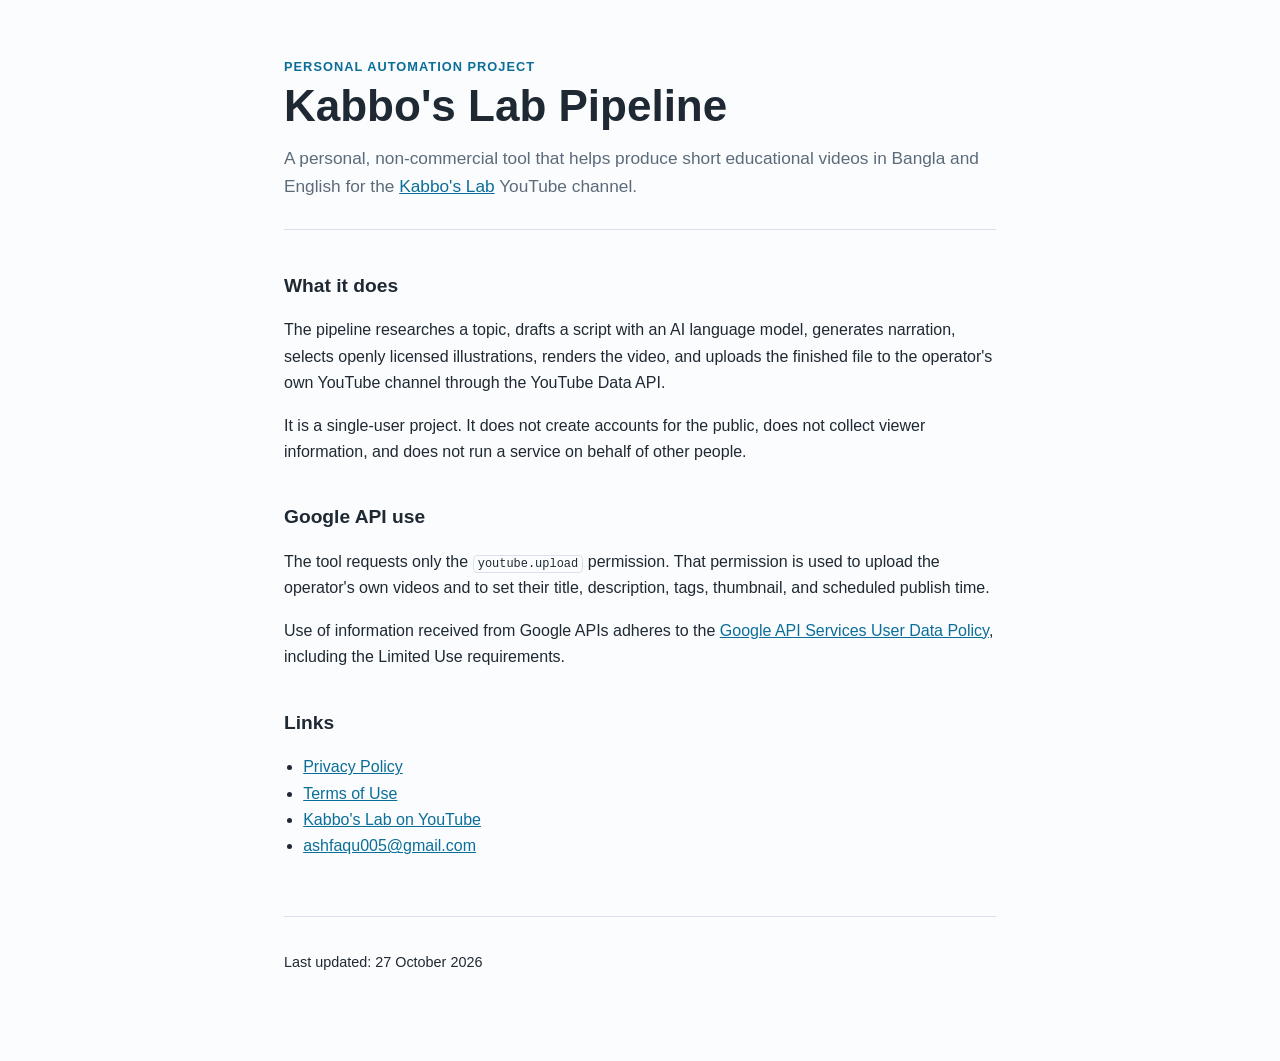
<file: index.html>
<!doctype html>
<html lang="en">
<head>
  <meta charset="utf-8">
  <meta name="viewport" content="width=device-width, initial-scale=1">
  <title>Kabbo's Lab Pipeline</title>
  <meta name="description" content="Documentation for the personal automation tool behind the Kabbo's Lab educational YouTube channel.">
  <link rel="stylesheet" href="style.css">
</head>
<body>
  <main>
    <header>
      <p class="eyebrow">Personal automation project</p>
      <h1>Kabbo's Lab Pipeline</h1>
      <p class="lead">
        A personal, non-commercial tool that helps produce short educational
        videos in Bangla and English for the
        <a href="https://www.youtube.com/@kabboslab">Kabbo's Lab</a>
        YouTube channel.
      </p>
    </header>

    <section>
      <h2>What it does</h2>
      <p>
        The pipeline researches a topic, drafts a script with an AI language
        model, generates narration, selects openly licensed illustrations,
        renders the video, and uploads the finished file to the operator's own
        YouTube channel through the YouTube Data API.
      </p>
      <p>
        It is a single-user project. It does not create accounts for the
        public, does not collect viewer information, and does not run a
        service on behalf of other people.
      </p>
    </section>

    <section>
      <h2>Google API use</h2>
      <p>
        The tool requests only the
        <code>youtube.upload</code> permission. That permission is used to
        upload the operator's own videos and to set their title, description,
        tags, thumbnail, and scheduled publish time.
      </p>
      <p>
        Use of information received from Google APIs adheres to the
        <a href="https://developers.google.com/terms/api-services-user-data-policy">Google API Services User Data Policy</a>,
        including the Limited Use requirements.
      </p>
    </section>

    <nav aria-label="Legal and contact">
      <h2>Links</h2>
      <ul>
        <li><a href="privacy.html">Privacy Policy</a></li>
        <li><a href="terms.html">Terms of Use</a></li>
        <li><a href="https://www.youtube.com/@kabboslab">Kabbo's Lab on YouTube</a></li>
        <li><a href="mailto:ashfaqu005@gmail.com">ashfaqu005@gmail.com</a></li>
      </ul>
    </nav>

    <footer>
      <p>Last updated: 27 October 2026</p>
    </footer>
  </main>
</body>
</html>
</file>
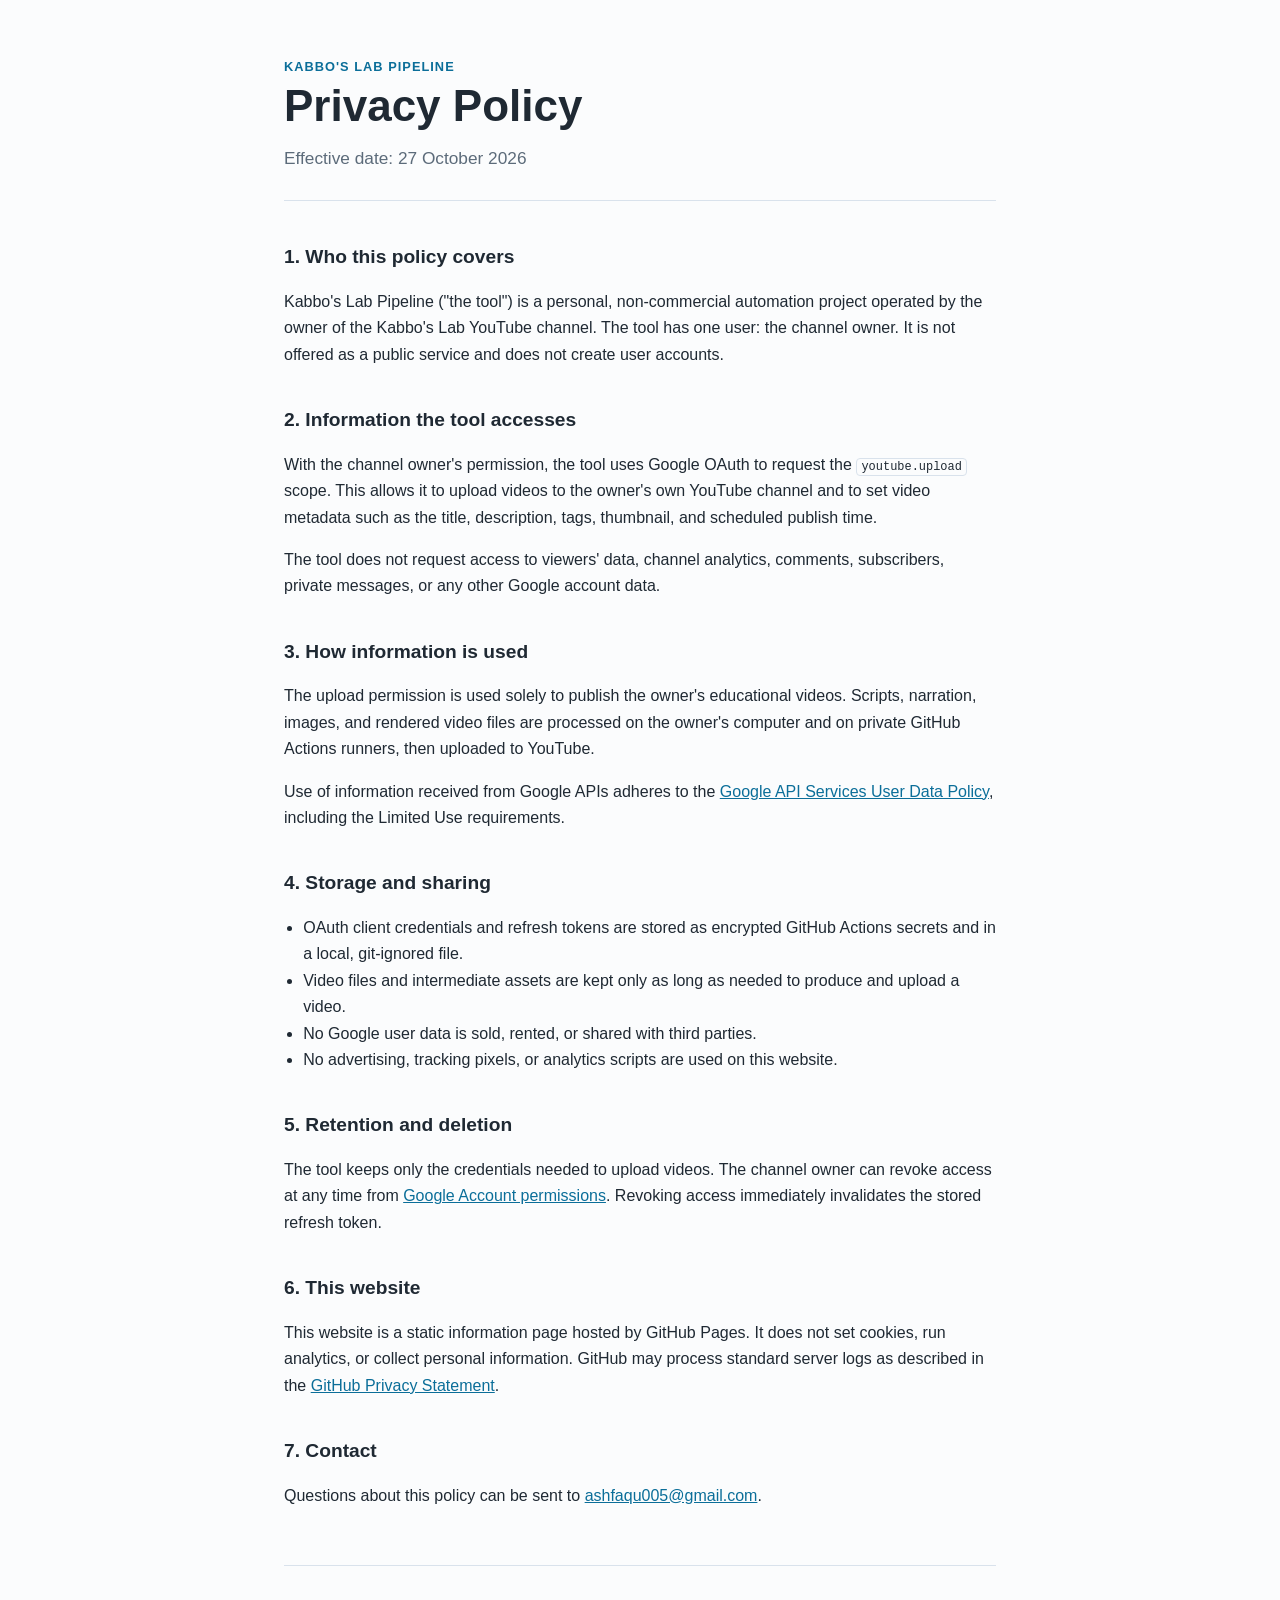
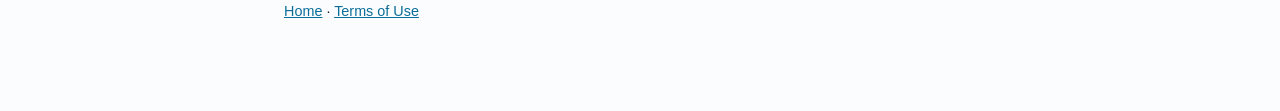
<file: privacy.html>
<!doctype html>
<html lang="en">
<head>
  <meta charset="utf-8">
  <meta name="viewport" content="width=device-width, initial-scale=1">
  <title>Privacy Policy — Kabbo's Lab Pipeline</title>
  <meta name="description" content="Privacy policy for the personal Kabbo's Lab Pipeline automation tool.">
  <link rel="stylesheet" href="style.css">
</head>
<body>
  <main>
    <header>
      <p class="eyebrow">Kabbo's Lab Pipeline</p>
      <h1>Privacy Policy</h1>
      <p class="lead">Effective date: 27 October 2026</p>
    </header>

    <section>
      <h2>1. Who this policy covers</h2>
      <p>
        Kabbo's Lab Pipeline ("the tool") is a personal, non-commercial
        automation project operated by the owner of the Kabbo's Lab YouTube
        channel. The tool has one user: the channel owner. It is not offered as
        a public service and does not create user accounts.
      </p>
    </section>

    <section>
      <h2>2. Information the tool accesses</h2>
      <p>
        With the channel owner's permission, the tool uses Google OAuth to
        request the <code>youtube.upload</code> scope. This allows it to upload
        videos to the owner's own YouTube channel and to set video metadata
        such as the title, description, tags, thumbnail, and scheduled publish
        time.
      </p>
      <p>
        The tool does not request access to viewers' data, channel analytics,
        comments, subscribers, private messages, or any other Google account
        data.
      </p>
    </section>

    <section>
      <h2>3. How information is used</h2>
      <p>
        The upload permission is used solely to publish the owner's educational
        videos. Scripts, narration, images, and rendered video files are
        processed on the owner's computer and on private GitHub Actions
        runners, then uploaded to YouTube.
      </p>
      <p>
        Use of information received from Google APIs adheres to the
        <a href="https://developers.google.com/terms/api-services-user-data-policy">Google API Services User Data Policy</a>,
        including the Limited Use requirements.
      </p>
    </section>

    <section>
      <h2>4. Storage and sharing</h2>
      <ul>
        <li>OAuth client credentials and refresh tokens are stored as encrypted GitHub Actions secrets and in a local, git-ignored file.</li>
        <li>Video files and intermediate assets are kept only as long as needed to produce and upload a video.</li>
        <li>No Google user data is sold, rented, or shared with third parties.</li>
        <li>No advertising, tracking pixels, or analytics scripts are used on this website.</li>
      </ul>
    </section>

    <section>
      <h2>5. Retention and deletion</h2>
      <p>
        The tool keeps only the credentials needed to upload videos. The
        channel owner can revoke access at any time from
        <a href="https://myaccount.google.com/permissions">Google Account permissions</a>.
        Revoking access immediately invalidates the stored refresh token.
      </p>
    </section>

    <section>
      <h2>6. This website</h2>
      <p>
        This website is a static information page hosted by GitHub Pages. It
        does not set cookies, run analytics, or collect personal information.
        GitHub may process standard server logs as described in the
        <a href="https://docs.github.com/en/site-policy/privacy-policies/github-general-privacy-statement">GitHub Privacy Statement</a>.
      </p>
    </section>

    <section>
      <h2>7. Contact</h2>
      <p>
        Questions about this policy can be sent to
        <a href="mailto:ashfaqu005@gmail.com">ashfaqu005@gmail.com</a>.
      </p>
    </section>

    <footer>
      <p><a href="index.html">Home</a> · <a href="terms.html">Terms of Use</a></p>
    </footer>
  </main>
</body>
</html>
</file>
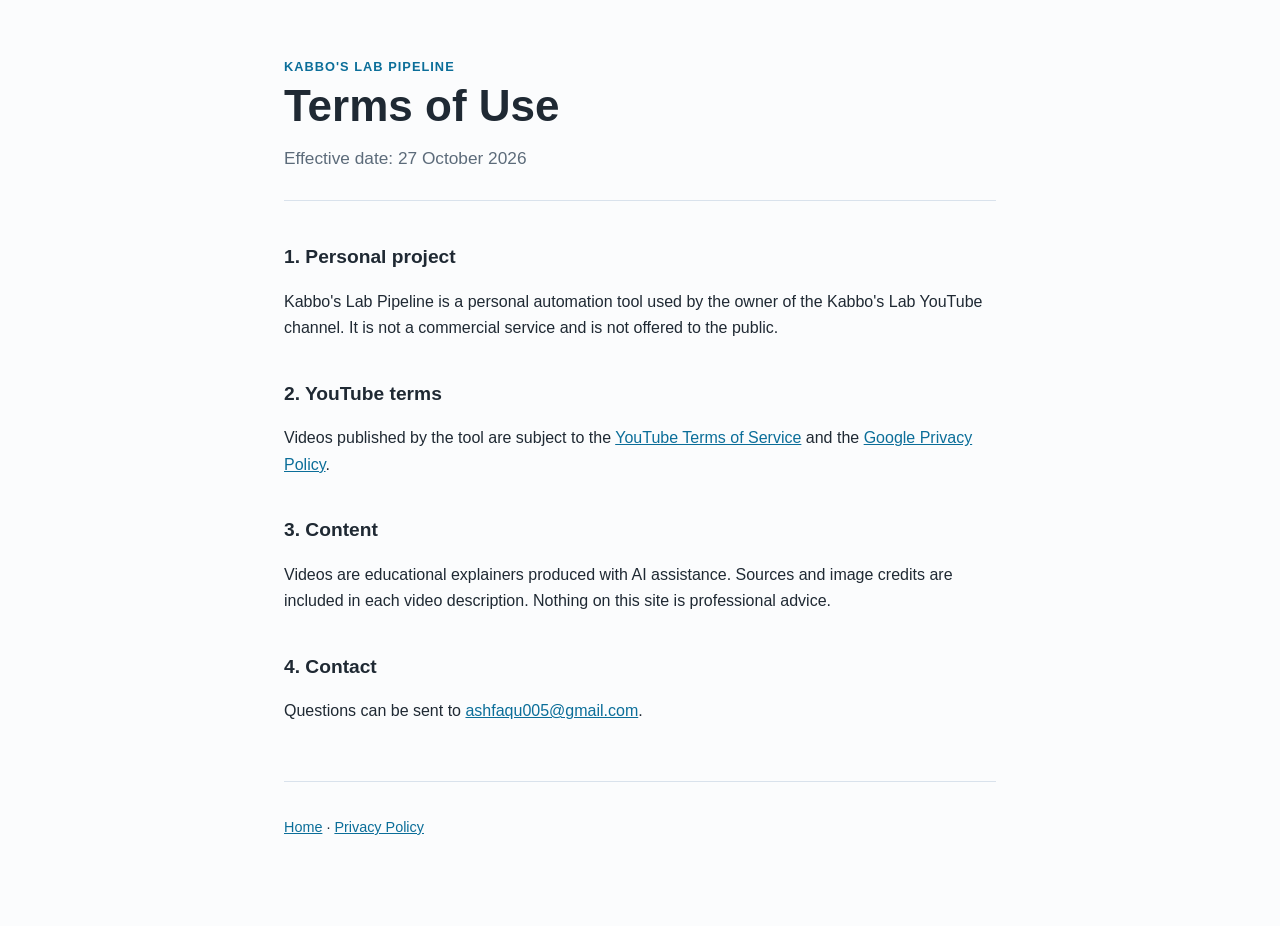
<file: terms.html>
<!doctype html>
<html lang="en">
<head>
  <meta charset="utf-8">
  <meta name="viewport" content="width=device-width, initial-scale=1">
  <title>Terms of Use — Kabbo's Lab Pipeline</title>
  <meta name="description" content="Terms of use for the personal Kabbo's Lab Pipeline automation tool.">
  <link rel="stylesheet" href="style.css">
</head>
<body>
  <main>
    <header>
      <p class="eyebrow">Kabbo's Lab Pipeline</p>
      <h1>Terms of Use</h1>
      <p class="lead">Effective date: 27 October 2026</p>
    </header>

    <section>
      <h2>1. Personal project</h2>
      <p>
        Kabbo's Lab Pipeline is a personal automation tool used by the owner of
        the Kabbo's Lab YouTube channel. It is not a commercial service and is
        not offered to the public.
      </p>
    </section>

    <section>
      <h2>2. YouTube terms</h2>
      <p>
        Videos published by the tool are subject to the
        <a href="https://www.youtube.com/t/terms">YouTube Terms of Service</a>
        and the
        <a href="https://policies.google.com/privacy">Google Privacy Policy</a>.
      </p>
    </section>

    <section>
      <h2>3. Content</h2>
      <p>
        Videos are educational explainers produced with AI assistance.
        Sources and image credits are included in each video description.
        Nothing on this site is professional advice.
      </p>
    </section>

    <section>
      <h2>4. Contact</h2>
      <p>
        Questions can be sent to
        <a href="mailto:ashfaqu005@gmail.com">ashfaqu005@gmail.com</a>.
      </p>
    </section>

    <footer>
      <p><a href="index.html">Home</a> · <a href="privacy.html">Privacy Policy</a></p>
    </footer>
  </main>
</body>
</html>
</file>
<file: style.css>
:root {
  color-scheme: light dark;
  --text: #1f2933;
  --muted: #5c6b7a;
  --accent: #0b6e99;
  --bg: #fbfcfd;
  --line: #d9e2ec;
}

@media (prefers-color-scheme: dark) {
  :root {
    --text: #e6edf3;
    --muted: #9fb0c0;
    --accent: #5bc0eb;
    --bg: #0f1720;
    --line: #253444;
  }
}

* {
  box-sizing: border-box;
}

body {
  margin: 0;
  background: var(--bg);
  color: var(--text);
  font-family: -apple-system, BlinkMacSystemFont, "Segoe UI", Roboto, Arial, sans-serif;
  line-height: 1.65;
}

main {
  max-width: 760px;
  margin: 0 auto;
  padding: 56px 24px 72px;
}

header {
  margin-bottom: 40px;
  padding-bottom: 28px;
  border-bottom: 1px solid var(--line);
}

h1 {
  margin: 4px 0 12px;
  font-size: clamp(2rem, 5vw, 2.75rem);
  line-height: 1.15;
}

h2 {
  margin-top: 36px;
  font-size: 1.2rem;
}

p, li {
  color: var(--text);
}

.eyebrow {
  margin: 0;
  color: var(--accent);
  font-size: 0.8rem;
  font-weight: 700;
  letter-spacing: 0.08em;
  text-transform: uppercase;
}

.lead {
  margin: 0;
  color: var(--muted);
  font-size: 1.08rem;
}

a {
  color: var(--accent);
}

code {
  padding: 0.1em 0.35em;
  border: 1px solid var(--line);
  border-radius: 4px;
  font-size: 0.92em;
}

ul {
  padding-left: 1.2rem;
}

footer {
  margin-top: 56px;
  padding-top: 20px;
  border-top: 1px solid var(--line);
  color: var(--muted);
  font-size: 0.9rem;
}
</file>
